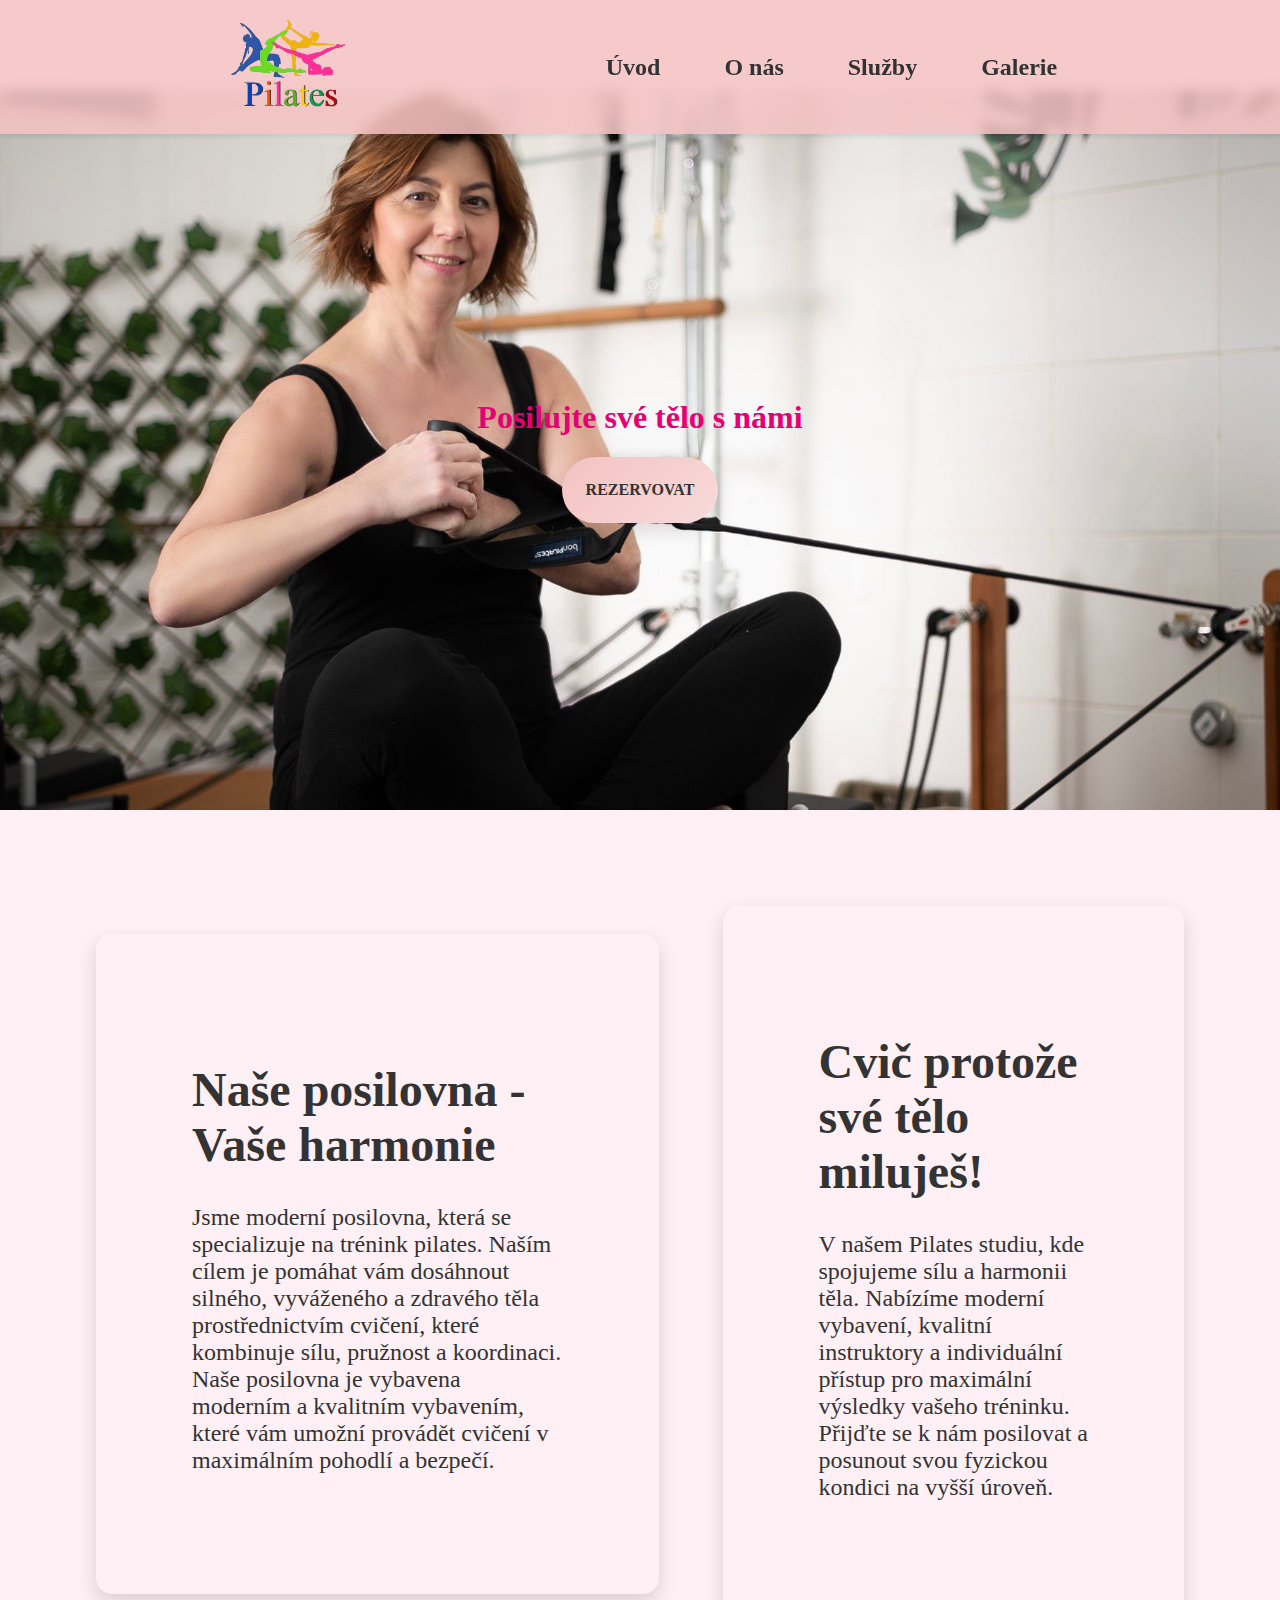
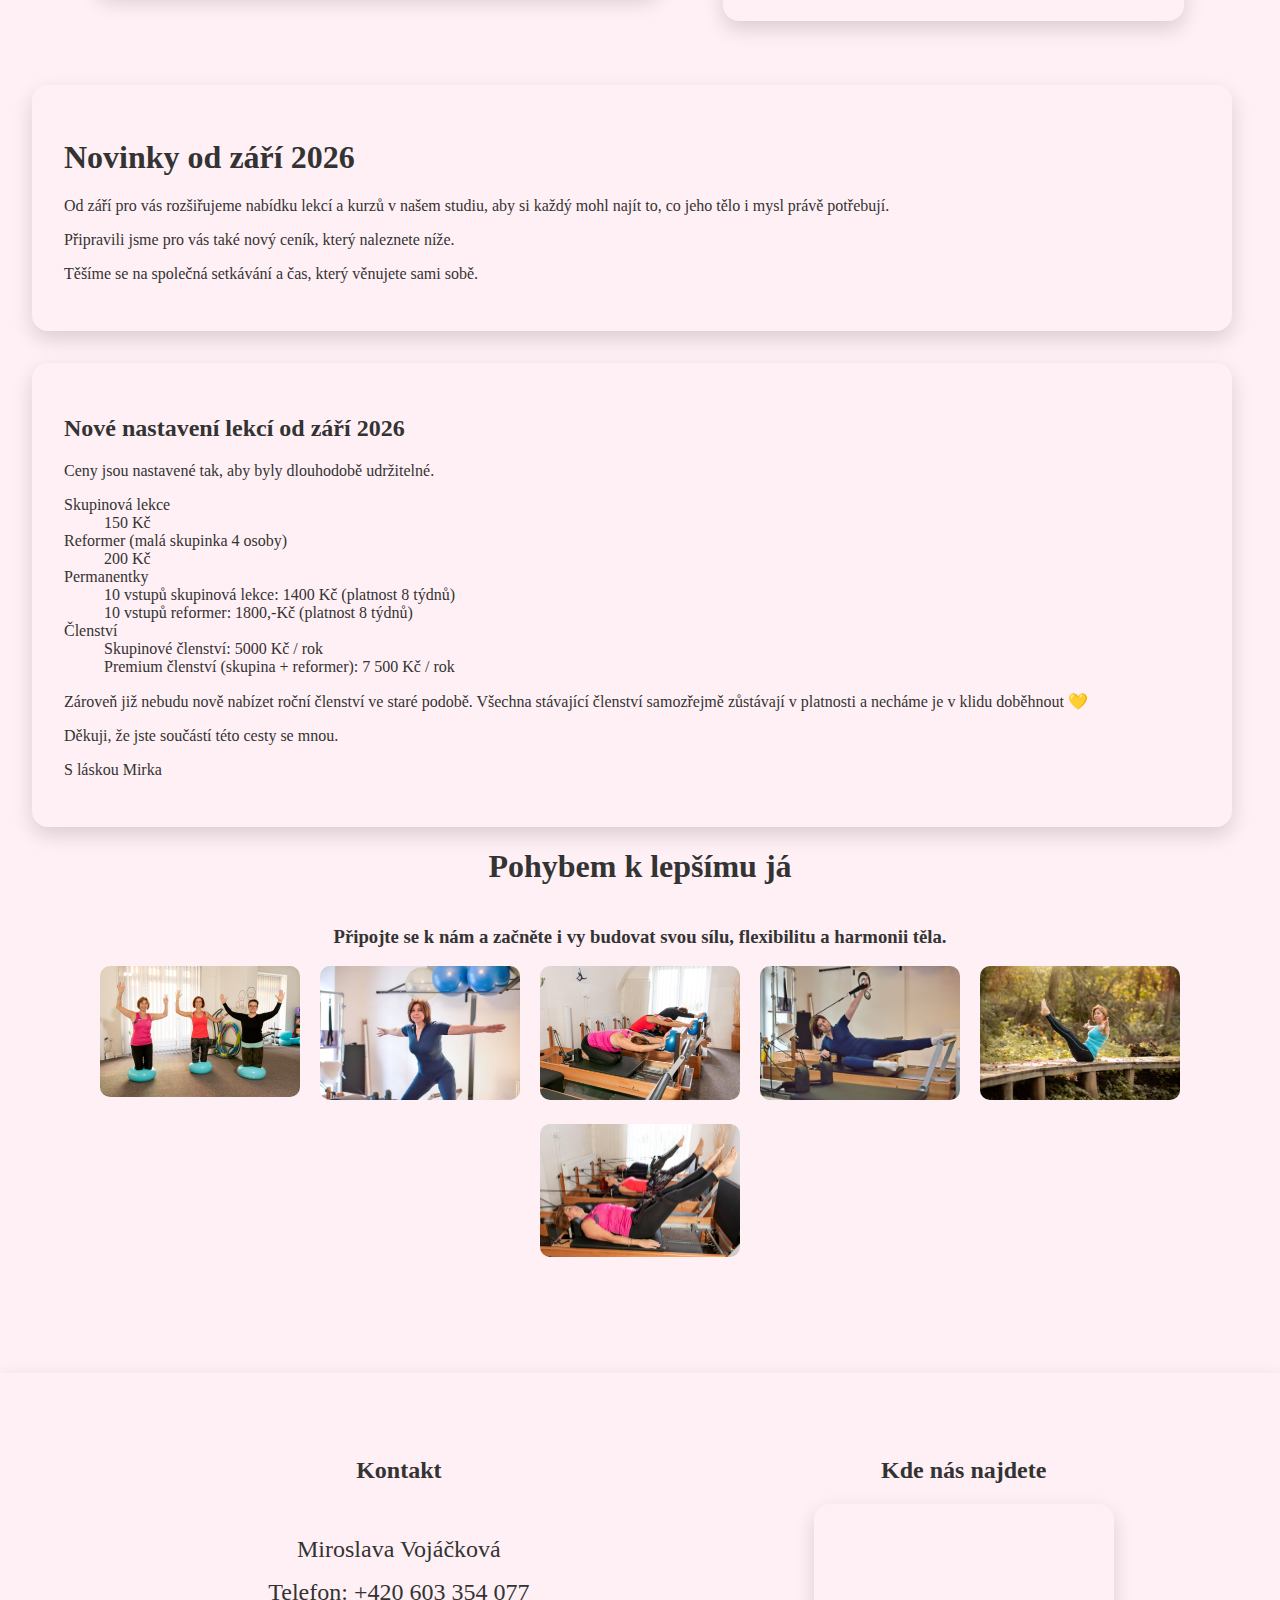
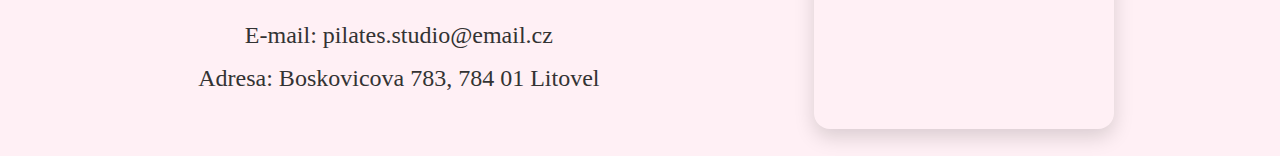
<file: index.html>
<!DOCTYPE html>
<html lang="en">
<head>
    <meta charset="UTF-8">
    <meta name="viewport" content="width=device-width, initial-scale=1.0">
    <title>Pilates studio</title>
    <link rel="stylesheet" href="style.css">
</head>
<body>
       <header class="header">
            <a href="index.html"><img src="images/logo.png" height="128" width="128"></a>

            <div class="header-right">
                <nav class="nav">
                    <a href="index.html">Úvod</a>
                    <a href="about.html">O nás</a>
                    <a href="service.html">Služby</a>
                    <a href="gallery.html">Galerie</a>
                </nav>

                <button class="burger" aria-label="Menu">
                    <svg width="30" height="30" viewBox="0 0 24 24">
                        <path d="M3 6h18M3 12h18M3 18h18" stroke="currentColor" stroke-width="2" stroke-linecap="round"/>
                    </svg>
                </button>
            </div>
        </header>

        <section class="uvod">
                <h1>Posilujte své tělo s námi</h1>
                <a href="https://mirka-vojackova.group.myfox.cz/group?shopId=clpjs2ycgciqv0783ytfl5uhe">REZERVOVAT</a>
        </section>

        <section class="zacatek">
            <div class="zacatek-container">
                <div class="zacatek-item">
                    <h1>Naše posilovna - Vaše harmonie</h1>
                    <p>Jsme moderní posilovna, která se specializuje na trénink pilates. Naším cílem je pomáhat vám dosáhnout silného, vyváženého a zdravého těla prostřednictvím cvičení, které kombinuje sílu, pružnost a koordinaci. Naše posilovna je vybavena moderním a kvalitním vybavením, které vám umožní provádět cvičení v maximálním pohodlí a bezpečí.</p>
                </div>
            
                <div class="zacatek-item">
                    <h1>Cvič protože své tělo miluješ!</h1>
                    <p>V našem Pilates studiu, kde spojujeme sílu a harmonii těla. Nabízíme moderní vybavení, kvalitní instruktory a individuální přístup pro maximální výsledky vašeho tréninku. Přijďte se k nám posilovat a posunout svou fyzickou kondici na vyšší úroveň.</p>
                </div>
            </div>

            <div class="aktuality">
                <div class="sluzby-container">
                    <h1>Novinky od září 2026</h1>
                    <p>Od září pro vás rozšiřujeme nabídku lekcí a kurzů v našem studiu, aby si každý mohl najít to, co jeho tělo i mysl právě potřebují.</p>
                    <p>Připravili jsme pro vás také nový ceník, který naleznete níže.</p>
                    <p>Těšíme se na společná setkávání a čas, který věnujete sami sobě.</p>
                </div>

                <div class="sluzby-container">
                    <h2>Nové nastavení lekcí od září 2026</h2>
                    <p>Ceny jsou nastavené tak, aby byly dlouhodobě udržitelné.</p>
                    <dl>
                        <dt>Skupinová lekce</dt>
                        <dd>150 Kč</dd>

                        <dt>Reformer (malá skupinka 4 osoby)</dt>
                        <dd>200 Kč</dd>

                        <dt>Permanentky</dt>
                        <dd>10 vstupů skupinová lekce: 1400 Kč (platnost 8 týdnů)</dd>
                        <dd>10 vstupů reformer: 1800,-Kč (platnost 8 týdnů)</dd>

                        <dt>Členství</dt>
                        <dd>Skupinové členství: 5000 Kč / rok</dd>
                        <dd>Premium členství (skupina + reformer): 7 500 Kč / rok</dd>

                    </dl>
                        <p>Zároveň již nebudu nově nabízet roční členství ve staré podobě. Všechna stávající členství samozřejmě zůstávají v platnosti a necháme je v klidu doběhnout 💛</p>
                        <p>Děkuji, že jste součástí této cesty se mnou.</p>
                        <p>S láskou Mirka</p>
                    </div>
                </div>
            
            <div class="gallery">
                <h1>Pohybem k lepšímu já</h1>
                <h3>Připojte se k nám a začněte i vy budovat svou sílu, flexibilitu a harmonii těla. </h3>
                <div class="gallery-container">

                    <div class="gallery-item">
                        <img src="images/fotka1.JPEG">
                    </div>

                    <div class="gallery-item">
                        <img src="images/fotka2.JPEG">
                    </div>

                    <div class="gallery-item">
                        <img src="images/fotka3.JPEG">
                    </div>

                    <div class="gallery-item">
                        <img src="images/fotka4.JPEG">
                    </div>

                    <div class="gallery-item">
                        <img src="images/fotka6.JPEG">
                    </div>

                    <div class="gallery-item">
                        <img src="images/fotka7.JPEG">
                    </div>

                </div>
        </section>

        <footer>
            <div class="footer">
                <div class="footer-container">
                    <h2>Kontakt</h2>
                    <ul class="kontakt-seznam">
                        <li>Miroslava Vojáčková</li>
                        <li>Telefon: +420 603 354 077</li>
                        <li>E-mail: pilates.studio@email.cz</li>
                        <li>Adresa: Boskovicova 783, 784 01 Litovel</li>
                    </ul>
                </div>

                <div class="footer-container-map">
                    <h2>Kde nás najdete</h2>
                    <div class="map-wrapper">
                        <iframe src="https://www.google.com/maps/embed?pb=!1m18!1m12!1m3!1d2580.531238190561!2d17.071962076794524!3d49.700799741055846!2m3!1f0!2f0!3f0!3m2!1i1024!2i768!4f13.1!3m3!1m2!1s0x4712411fc47174fb%3A0x86d78051d3bceccd!2sBoskovicova%20783%2F7%2C%20784%2001%20Litovel!5e0!3m2!1scs!2scz!4v1767720724065!5m2!1scs!2scz" style="border:0;" allowfullscreen="" loading="lazy" referrerpolicy="no-referrer-when-downgrade"></iframe>                    
                    </div>        
                </div>
            </div>
        </footer>
<script src="script.js"></script>
</body>

</html>
</file>
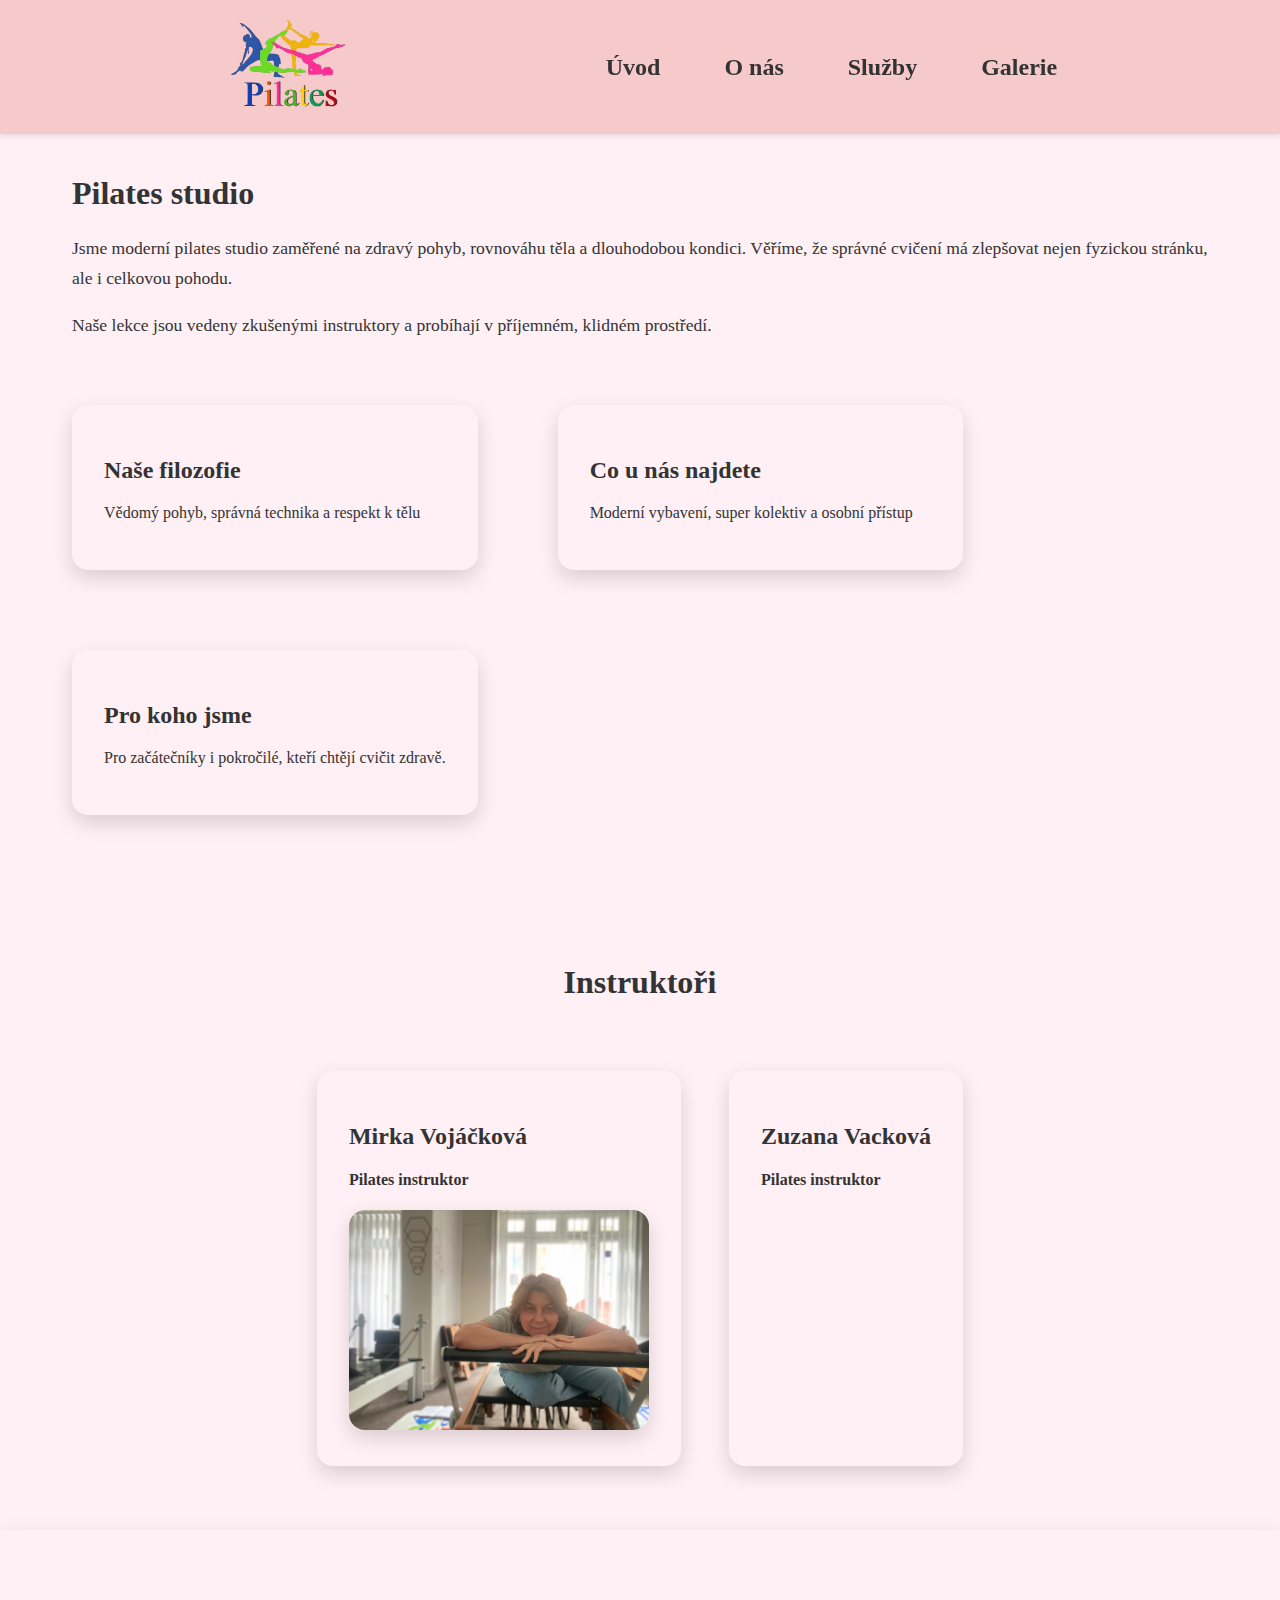
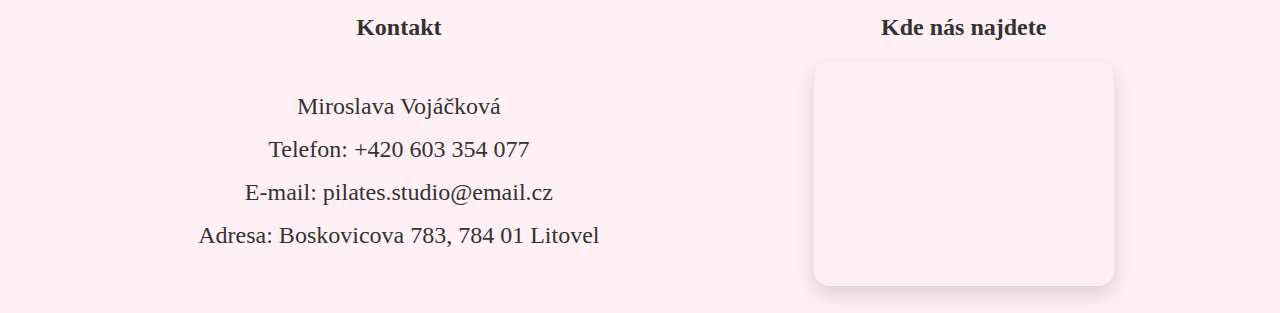
<file: about.html>
<!DOCTYPE html>
<html lang="en">
<head>
    <meta charset="UTF-8">
    <meta name="viewport" content="width=device-width, initial-scale=1.0">
    <title>Pilates studio</title>
    <link rel="stylesheet" href="style.css">
</head>
<body>
       <header class="header">
            <a href="index.html"><img src="images/logo.png" height="128" width="128"></a>

            <div class="header-right">
                <nav class="nav">
                    <a href="index.html">Úvod</a>
                    <a href="about.html">O nás</a>
                    <a href="service.html">Služby</a>
                    <a href="gallery.html">Galerie</a>
                </nav>

                <button class="burger" aria-label="Menu">
                    <svg width="30" height="30" viewBox="0 0 24 24">
                        <path d="M3 6h18M3 12h18M3 18h18" stroke="currentColor" stroke-width="2" stroke-linecap="round"/>
                    </svg>
                </button>
            </div>
        </header>

        <section class="about">

            <div class="about-text">
                <h1>Pilates studio </h1>
                <p>Jsme moderní pilates studio zaměřené na zdravý pohyb, rovnováhu těla a dlouhodobou kondici. Věříme, že správné cvičení má zlepšovat nejen fyzickou stránku, ale i celkovou pohodu.</p>

                <p>Naše lekce jsou vedeny zkušenými instruktory a probíhají v příjemném,
                    klidném prostředí.
                </p>
            </div>

            <div class="about-containers">
                <div class="about-container">
                    <h2>Naše filozofie</h2>
                    <p>Vědomý pohyb, správná technika a respekt k tělu</p>
                </div>

                <div class="about-container">
                    <h2>Co u nás najdete</h2>
                    <p>Moderní vybavení, super kolektiv a osobní přístup</p>
                </div>

                <div class="about-container">
                    <h2>Pro koho jsme</h2>
                    <p>Pro začátečníky i pokročilé, kteří chtějí cvičit zdravě.</p>
                </div>
            </div>

        </section>

        <section class="instruktori">
            <h1>Instruktoři</h1>
            <div class="instruktori-container">
                <h2>Mirka Vojáčková</h2>
                <h4>Pilates instruktor</h4>
                <img src="images/mirka.JPEG" class="instruktori-fotky" width="300" height="220">
            </div>

            <div class="instruktori-container">
                <h2>Zuzana Vacková</h2>
                <h4>Pilates instruktor</h4>
                <img>
            </div>
        </section>

        <footer>
            <div class="footer">
                <div class="footer-container">
                    <h2>Kontakt</h2>
                    <ul class="kontakt-seznam">
                        <li>Miroslava Vojáčková</li>
                        <li>Telefon: +420 603 354 077</li>
                        <li>E-mail: pilates.studio@email.cz</li>
                        <li>Adresa: Boskovicova 783, 784 01 Litovel</li>
                    </ul>
                </div>

                <div class="footer-container-map">
                    <h2>Kde nás najdete</h2>
                    <div class="map-wrapper">
                        <iframe src="https://www.google.com/maps/embed?pb=!1m18!1m12!1m3!1d2580.531238190561!2d17.071962076794524!3d49.700799741055846!2m3!1f0!2f0!3f0!3m2!1i1024!2i768!4f13.1!3m3!1m2!1s0x4712411fc47174fb%3A0x86d78051d3bceccd!2sBoskovicova%20783%2F7%2C%20784%2001%20Litovel!5e0!3m2!1scs!2scz!4v1767720724065!5m2!1scs!2scz" style="border:0;" allowfullscreen="" loading="lazy" referrerpolicy="no-referrer-when-downgrade"></iframe>                    
                    </div>        
                </div>
            </div>
        </footer>




<script src="script.js"></script>
</body>
</html>
</file>
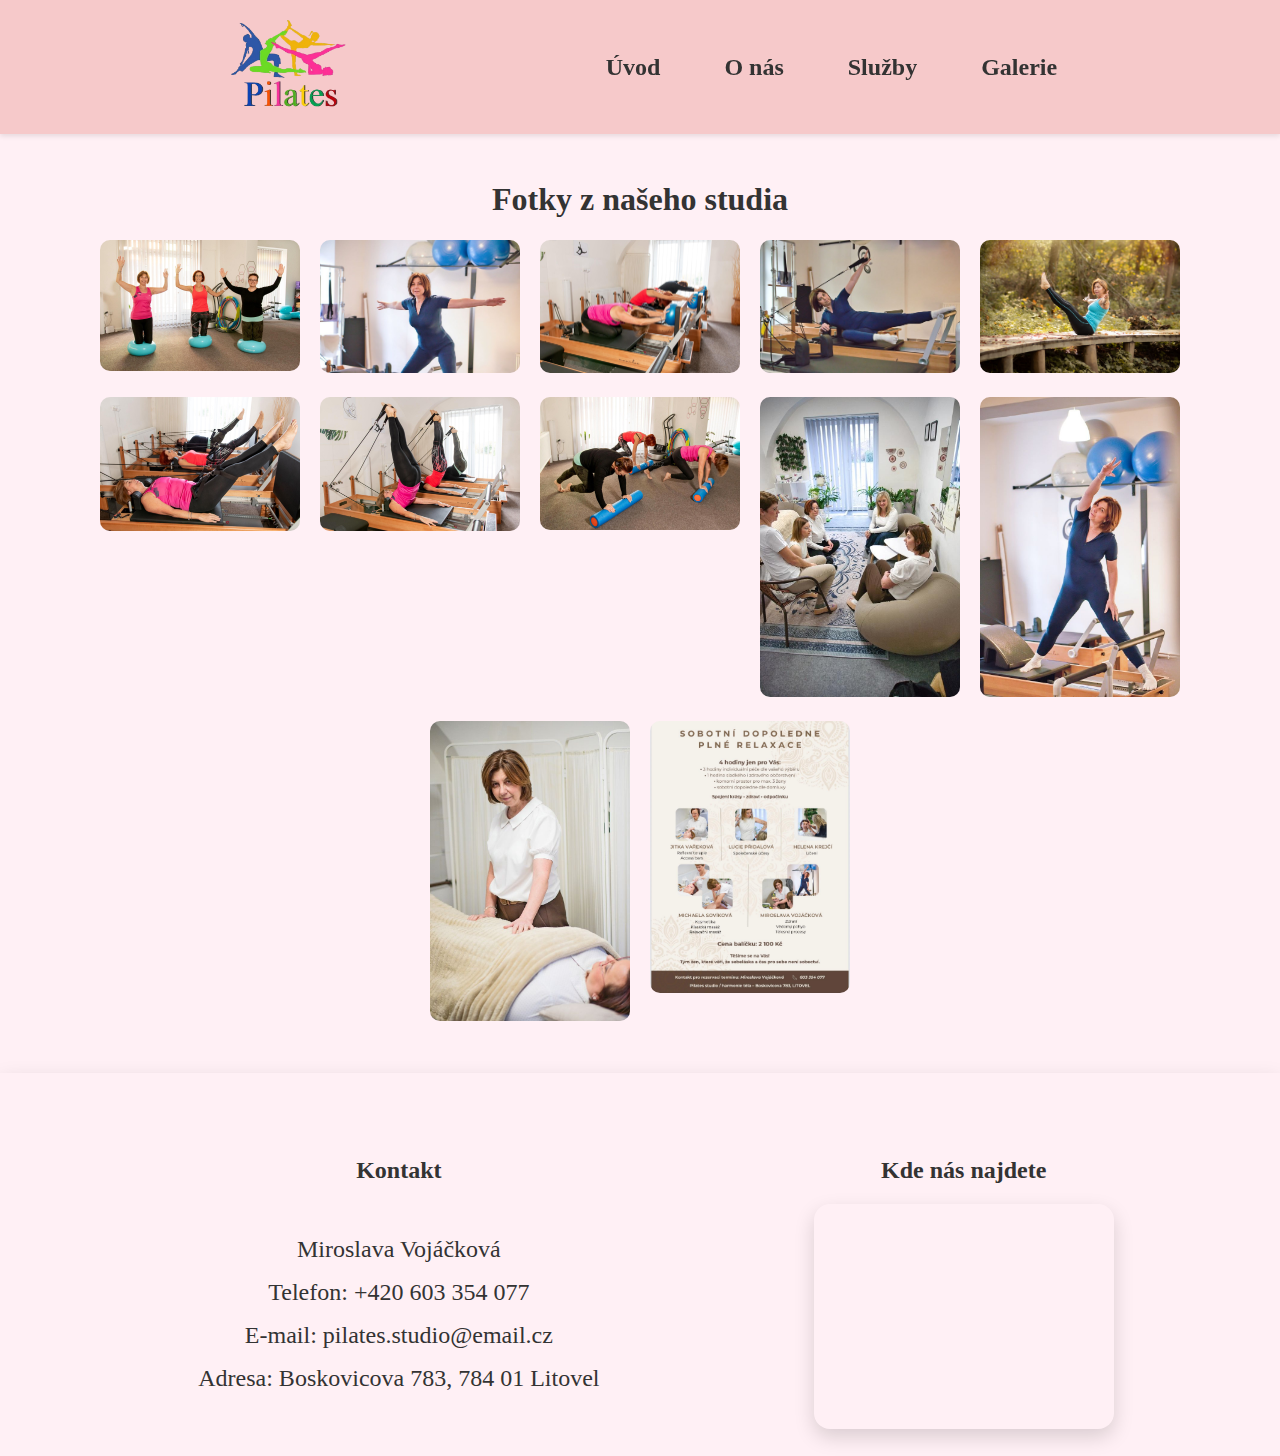
<file: gallery.html>
<!DOCTYPE html>
<html lang="en">
<head>
    <meta charset="UTF-8">
    <meta name="viewport" content="width=device-width, initial-scale=1.0">
    <title>Pilates studio</title>
    <link rel="stylesheet" href="style.css">
</head>
<body>
       <header class="header">
            <a href="index.html"><img src="images/logo.png" height="128" width="128"></a>

            <div class="header-right">
                <nav class="nav">
                    <a href="index.html">Úvod</a>
                    <a href="about.html">O nás</a>
                    <a href="service.html">Služby</a>
                    <a href="gallery.html">Galerie</a>
                </nav>

                <button class="burger" aria-label="Menu">
                    <svg width="30" height="30" viewBox="0 0 24 24">
                        <path d="M3 6h18M3 12h18M3 18h18" stroke="currentColor" stroke-width="2" stroke-linecap="round"/>
                    </svg>
                </button>
            </div>
        </header>

        <section class="galerie">
            <h1>Fotky z našeho studia</h1>
            <div class="gallery-container1">
                <div class="gallery-item">
                        <img src="images/fotka1.JPEG">
                    </div>

                    <div class="gallery-item">
                        <img src="images/fotka2.JPEG">
                    </div>

                    <div class="gallery-item">
                        <img src="images/fotka3.JPEG">
                    </div>

                    <div class="gallery-item">
                        <img src="images/fotka4.JPEG">
                    </div>

                    <div class="gallery-item">
                        <img src="images/fotka6.JPEG">
                    </div>

                    <div class="gallery-item">
                        <img src="images/fotka7.JPEG">
                    </div>

                    <div class="gallery-item">
                        <img src="images/fotka13.JPEG">
                    </div>

                    <div class="gallery-item">
                        <img src="images/fotka14.JPEG">
                    </div>

                    <div class="gallery-item">
                        <img src="images/fotka8.JPEG">
                    </div>

                    <div class="gallery-item">
                        <img src="images/fotka10.JPEG">
                    </div>

                    <div class="gallery-item">
                        <img src="images/fotka11.JPEG">
                    </div>

                    <div class="gallery-item">
                        <img src="images/plakat.JPEG">
                    </div>
            </div>
        </section>

        <footer>
            <div class="footer">
                <div class="footer-container">
                    <h2>Kontakt</h2>
                    <ul class="kontakt-seznam">
                        <li>Miroslava Vojáčková</li>
                        <li>Telefon: +420 603 354 077</li>
                        <li>E-mail: pilates.studio@email.cz</li>
                        <li>Adresa: Boskovicova 783, 784 01 Litovel</li>
                    </ul>
                </div>

                <div class="footer-container-map">
                    <h2>Kde nás najdete</h2>
                    <div class="map-wrapper">
                        <iframe src="https://www.google.com/maps/embed?pb=!1m18!1m12!1m3!1d2580.531238190561!2d17.071962076794524!3d49.700799741055846!2m3!1f0!2f0!3f0!3m2!1i1024!2i768!4f13.1!3m3!1m2!1s0x4712411fc47174fb%3A0x86d78051d3bceccd!2sBoskovicova%20783%2F7%2C%20784%2001%20Litovel!5e0!3m2!1scs!2scz!4v1767720724065!5m2!1scs!2scz" style="border:0;" allowfullscreen="" loading="lazy" referrerpolicy="no-referrer-when-downgrade"></iframe>                    
                    </div>        
                </div>
            </div>
        </footer>



<script src="script.js"></script>
</body>

</html>
</file>
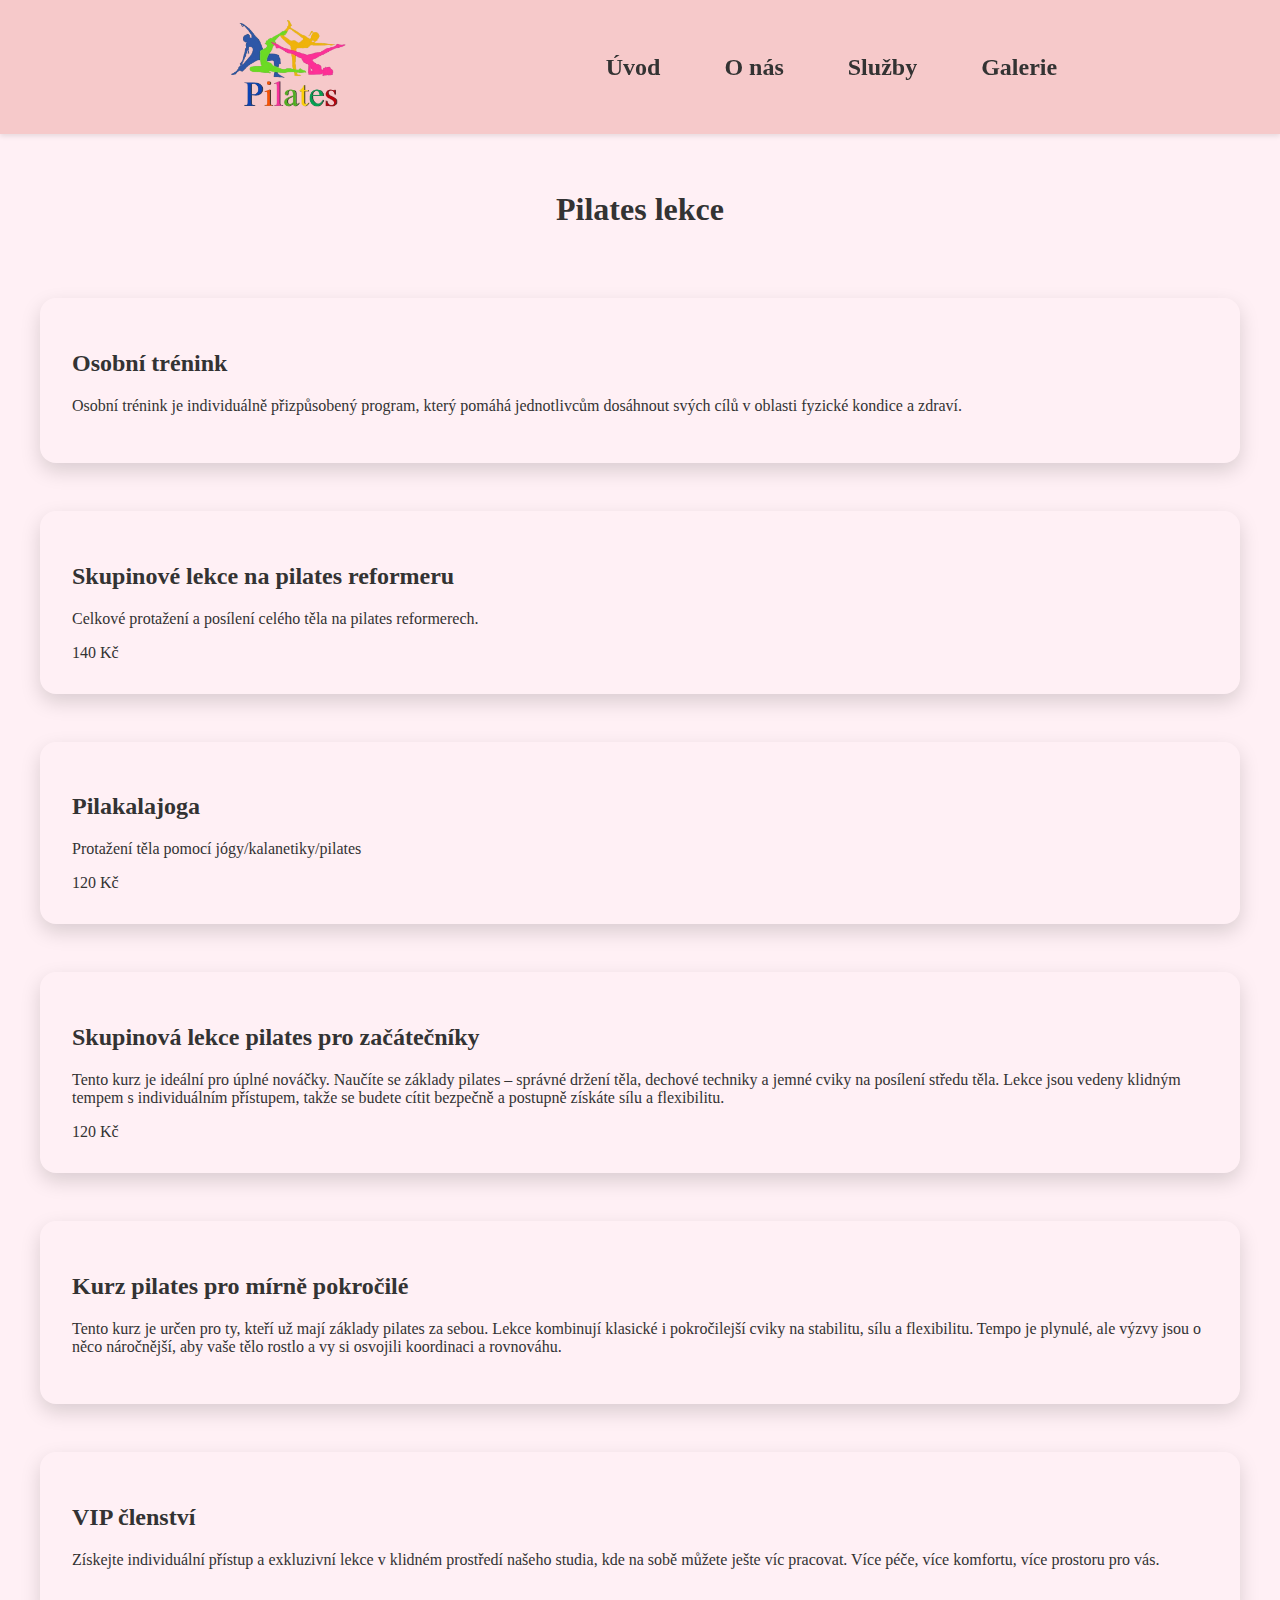
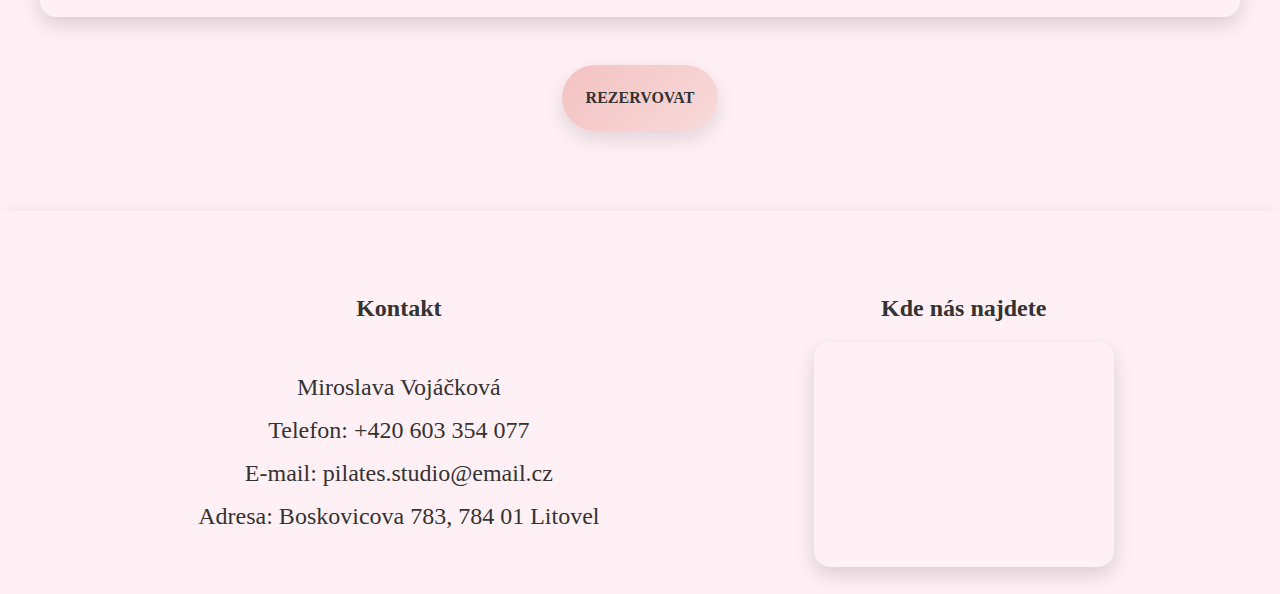
<file: service.html>
<!DOCTYPE html>
<html lang="en">
<head>
    <meta charset="UTF-8">
    <meta name="viewport" content="width=device-width, initial-scale=1.0">
    <title>Pilates studio</title>
    <link rel="stylesheet" href="style.css">
</head>
<body>
       <header class="header">
            <a href="index.html"><img src="images/logo.png" height="128" width="128"></a>

            <div class="header-right">
                <nav class="nav">
                    <a href="index.html">Úvod</a>
                    <a href="about.html">O nás</a>
                    <a href="service.html">Služby</a>
                    <a href="gallery.html">Galerie</a>
                </nav>

                <button class="burger" aria-label="Menu">
                    <svg width="30" height="30" viewBox="0 0 24 24">
                        <path d="M3 6h18M3 12h18M3 18h18" stroke="currentColor" stroke-width="2" stroke-linecap="round"/>
                    </svg>
                </button>
            </div>
        </header>

        <section class="sluzby">
            <h1>Pilates lekce</h1>
            <div class="sluzby-container">
                <h2>Osobní trénink</h2>
                <p>Osobní trénink je individuálně přizpůsobený program, který pomáhá jednotlivcům dosáhnout svých cílů v oblasti fyzické kondice a zdraví.</p>
            </div>

            <div class="sluzby-container">
                <h2>Skupinové lekce na pilates reformeru</h2>
                <p>Celkové protažení a posílení celého těla na pilates reformerech.</p>
                <label>140 Kč</label>
            </div>

            <div class="sluzby-container">
                <h2>Pilakalajoga</h2>
                <p>Protažení těla pomocí jógy/kalanetiky/pilates</p>
                <label>120 Kč</label>
            </div>

            <div class="sluzby-container">
                <h2>Skupinová lekce pilates pro začátečníky</h2>
                <p>Tento kurz je ideální pro úplné nováčky. Naučíte se základy pilates – správné držení těla, dechové techniky a jemné cviky na posílení středu těla. Lekce jsou vedeny klidným tempem s individuálním přístupem, takže se budete cítit bezpečně a postupně získáte sílu a flexibilitu.</p>
                <label>120 Kč</label>
            </div>

            <div class="sluzby-container">
                <h2>Kurz pilates pro mírně pokročilé</h2>
                <p>Tento kurz je určen pro ty, kteří už mají základy pilates za sebou. Lekce kombinují klasické i pokročilejší cviky na stabilitu, sílu a flexibilitu. Tempo je plynulé, ale výzvy jsou o něco náročnější, aby vaše tělo rostlo a vy si osvojili koordinaci a rovnováhu.</p>
            </div>

            <div class="sluzby-container">
                <h2>VIP členství</h2>
                <p>Získejte individuální přístup a exkluzivní lekce v klidném prostředí našeho studia, kde na sobě můžete ješte víc pracovat. Více péče, více komfortu, více prostoru pro vás.</p>
            </div>

            <a href="https://mirka-vojackova.group.myfox.cz/group?shopId=clpjs2ycgciqv0783ytfl5uhe">REZERVOVAT</a>
        </section>

        <footer>
            <div class="footer">
                <div class="footer-container">
                    <h2>Kontakt</h2>
                    <ul class="kontakt-seznam">
                        <li>Miroslava Vojáčková</li>
                        <li>Telefon: +420 603 354 077</li>
                        <li>E-mail: pilates.studio@email.cz</li>
                        <li>Adresa: Boskovicova 783, 784 01 Litovel</li>
                    </ul>
                </div>

                <div class="footer-container-map">
                    <h2>Kde nás najdete</h2>
                    <div class="map-wrapper">
                        <iframe src="https://www.google.com/maps/embed?pb=!1m18!1m12!1m3!1d2580.531238190561!2d17.071962076794524!3d49.700799741055846!2m3!1f0!2f0!3f0!3m2!1i1024!2i768!4f13.1!3m3!1m2!1s0x4712411fc47174fb%3A0x86d78051d3bceccd!2sBoskovicova%20783%2F7%2C%20784%2001%20Litovel!5e0!3m2!1scs!2scz!4v1767720724065!5m2!1scs!2scz" style="border:0;" allowfullscreen="" loading="lazy" referrerpolicy="no-referrer-when-downgrade"></iframe>                    
                    </div>        
                </div>
            </div>
        </footer>



<script src="script.js"></script>
</body>
</html>
</file>
<file: style.css>
:root{
    --barva: #F4C2C2;
    --barva2: #fff0f5;
    --barva-text: #333333;
    --barva-zvyrazneni: #e60073; 
}

*{
    box-sizing: border-box;
    -webkit-text-size-adjust: 100%;
} 

body{
    background-color: var(--barva2);
    color: var(--barva-text);
    padding-top: 90px;
    font-family: Georgia, serif;
    margin: 0;
}

.header {
  display: flex;
    gap: 4rem;
  align-items: center;
  padding: 0.1rem;
  background-color: var(--barva);
    justify-content: space-evenly;
    padding: 0 2rem;
    background: rgba(244, 194, 194, 0.85);
    backdrop-filter: blur(6px);
    box-shadow: 0 2px 5px rgba(0,0,0,0.1);
    z-index: 1000;  
    align-items: center;
    position: fixed;
    top: 0;
    left: 0;
    width: 100%
}

.header-right {
  display: flex;
  align-items: center;
  gap: 2rem;
}

nav{
  display: flex;
  gap: 4rem;
}

a{
    text-decoration: none;
    font-weight: bold;
    transition: all 0.3s;
    font-size: 1.5rem;
    display: inline-block;
}

a:hover{
    transform: scale(1.1);
    color: var(--barva-zvyrazneni);
}

.burger {
  display: none;
  font-size: 2rem;
  background: none;
  border: none;
  cursor: pointer;
  line-height: 1;
  padding: 0;
}

a, button {
  color: var(--barva-text);
  -webkit-tap-highlight-color: transparent;
  outline: none;
}

.uvod{
  background-image: url(images/uvodni1.JPEG);
  background-size: cover;
  background-position: center;
  width: 100%;
  aspect-ratio: 16/9;
  position: relative;
  display: flex;
  flex-direction: column;
  justify-content: center;
  align-items: center;
  text-align: center;
  color: var(--barva-zvyrazneni);
}

.uvod a{
  top: 40%;
  left: 65%;
  font-size: 1rem;
  background: linear-gradient(135deg, #f4c2c2, #f8dada);
  color: #333;
  padding: 1.5rem;
  font-weight: 600;
  border-radius: 999px;
  cursor: pointer;
  box-shadow: 0 8px 20px rgba(0,0,0,0.12);
  transition: transform 0.25s ease, box-shadow 0.25s ease;
}

.zacatek{
  display: flex;
  flex-direction: column;
  padding: 2rem;
  padding-bottom: 7rem;
}

.zacatek-container{
  display: flex;
  padding: 4rem;
  flex: 1;
  justify-content: center;
  align-items: center;
  font-size: 1.5rem;
  gap: 4rem;
}

.zacatek-item{
  padding: 6rem;
  gap: 3rem;
  border-radius: 16px;
  box-shadow: 0 8px 20px rgba(0,0,0,0.15);
}

.zacatek-item:hover{
  transform: translateY(-6px);
  box-shadow: 0 12px 30px rgba(0,0,0,0.2);
}

.gallery{
  display: flex;
  flex-direction: column;
  justify-content: center;
  align-items: center;
}

.gallery-container {
  display: flex;
  flex-wrap: wrap;
  gap: 20px;
  justify-content: center;
}

.gallery-item {
  width: 200px;
  text-align: center;
}

.gallery-item img {
  width: 100%;
  height: auto;
  border-radius: 10px;
  transition: transform 0.3s;
}

.gallery-item img:hover {
  transform: scale(1.05);
}

footer{
  padding-top: 3rem;
  box-shadow: 0 8px 20px rgba(0,0,0,0.15);
}

.footer{
  display: flex;
  justify-content: space-evenly;
  text-align: center;
}

.footer-container{
  padding: 1rem;
  margin: 0;
}

.footer-container-map{
  padding: 1rem;
  margin: 0;
}

.map-wrapper{
  width: 100%;
  max-width: 450px;
  height: auto;
  aspect-ratio: 4 / 3;
  border-radius: 16px;
  overflow: hidden;
  box-shadow: 0 8px 20px rgba(0,0,0,0.15);
  margin: 0 auto;
}

.map-wrapper iframe{
  width: 100%;
  height: 100%;
  border: 0;
  display: block;
}

.kontakt-seznam{
  list-style: none;
  padding: 2rem;
  margin: 1rem 0;
  font-size: 1.5rem;
  display: flex;
  flex-direction: column;
  gap: 1rem;
}

.about{
  padding-top: 70px;
}

.about{
  padding: 4rem 2rem;
}

.about{
  max-width: 1200px;
  margin: 0 auto;
  display: flex;
  flex-direction: column;
  gap: 3rem;
  align-items: flex-start;
}

.about-text{
  flex: 1;
}

.about-text h2{
  font-size: 2.5rem;
  margin-bottom: 1rem;
}

.about-text p{
  font-size: 1.1rem;
  line-height: 1.7;
  margin-bottom: 1rem;
}

.about-containers{
  display: grid;
  grid-template-columns: repeat(2, 1fr);
  gap: 5rem;
}

.about-container{
  padding: 2rem;
  border-radius: 16px;
  box-shadow: 0 8px 20px rgba(0,0,0,0.15);
}

.about-container:hover{
  transform: translateY(-6px);
  box-shadow: 0 12px 30px rgba(0,0,0,0.2);
}

.instruktori{
  display: grid;
  grid-template-columns: repeat(2, max-content);
  justify-content: center;
  gap: 3rem;
  padding: 4rem;
}

.instruktori h1{
  grid-column: 1 / -1;
  text-align: center;
}

.instruktori-container{
  max-width: 400px;
  justify-self: center;
  border-radius: 16px;
  box-shadow: 0 8px 20px rgba(0,0,0,0.15);
  padding: 2rem;
}

.instruktori-container:hover{
  transform: translateY(-6px);
  box-shadow: 0 12px 30px rgba(0,0,0,0.2);
}

.instruktori-fotky{
  border-radius: 16px;
  box-shadow: 0 8px 20px rgba(0,0,0,0.15);
}

.sluzby{
  padding-top: 70px;
  padding: 5rem;
}

.sluzby{
  display: flex;
  flex-direction: column;
  align-items: center;
  gap: 3rem;
}

.sluzby-container{
  width: 1200px;
  border-radius: 16px;
  box-shadow: 0 8px 20px rgba(0,0,0,0.15);
  padding: 2rem;
}

.sluzby-container:hover{
  transform: translateY(-6px);
  box-shadow: 0 12px 30px rgba(0,0,0,0.2);
}

.sluzby a{
  top: 40%;
  left: 65%;
  font-size: 3rem;
  background: linear-gradient(135deg, #f4c2c2, #f8dada);
  color: #333;
  padding: 1.5rem;
  font-size: 1rem;
  font-weight: 600;
  border-radius: 999px;
  cursor: pointer;
  box-shadow: 0 8px 20px rgba(0,0,0,0.12);
  transition: transform 0.25s ease, box-shadow 0.25s ease;
}

.galerie{
  padding-top: 70px;
  padding-bottom: 3rem;
  text-align: center;
}

.gallery-container1{
  display: flex;
  flex-wrap: wrap;
  gap: 20px;
  justify-content: center;
}

.aktuality{
    display: flex;
    flex-direction: column;
    gap: 2rem;
}

@media (max-width: 768px) {
  html, body {
    width: 100%;
    overflow-x: hidden;
  }

  .nav {
    display: none;
    flex-direction: column;
    background: var(--barva);
    position: absolute;
    top: 100%;
    left: 0;
    width: 100%;
    padding: 1rem;
    gap: 1rem;
  }

  .nav.active {
    display: flex;
  }

  .burger {
    display: block;
  }
    .burger svg {
    width: 35px;
    height: 35px;
  }

  .header {
    padding: 1rem;
    font-size: 0.9rem;
  }

  .header h1 {
    font-size: 1.2rem;
  }

  .burger {
    font-size: 1.5rem;
  }

  nav a {
    font-size: 1rem;
  }

  a, button {
  -webkit-tap-highlight-color: transparent;
}

  body{
    padding-top: 165px
}

  .zacatek{
    padding: 1rem 1rem 4rem 1rem;
  }

  .zacatek-container{
    flex-direction: column;
    padding: 0;
    padding-bottom: 2rem;
    gap: 2rem;
    font-size: 1rem;
    width: 100%;
  }

  .zacatek-item{
    width: 100%;
    padding: 2rem;
    margin: 0;
  }

  .zacatek-item h1{
    font-size: 1.5rem;
    text-align: center;
  }

  .zacatek-item p{
    font-size: 1rem;
    line-height: 1.7;
    text-align: left;
    letter-spacing: 0.01rem;
  }

  .sluzby{
    width: 100%;
    padding: 3rem 0;
  }

  .sluzby-container{
    width: 90%;
  }

  .footer{
    flex-direction: column;
    gap: 2rem;
    padding: 1.5rem;
    align-items: center;
    text-align: center;
  }

   .footer-container{
    width: 100%;
    text-align: center;
    padding: 0 10px;
    box-sizing: border-box;
  }

  .footer-container{
    width: 100%;
    text-align: center;
    padding: 0 10px;
    box-sizing: border-box;
  }

  .kontakt-seznam{
    padding: 0;
    margin: 0;
    font-size: 1rem;
    gap: 1rem;
  }

    .kontakt-seznam li {
    display: flex;
    flex-wrap: nowrap;
    white-space: nowrap;
    font-size: 0.85rem;
    width: 100%;
    justify-content: center;
  }

    .kontakt-seznam li a {
        font-size: 0.9rem;
        color: var(--barva-zvyrazneni)
    }
    
  .map-wrapper{
    width: 100%;
    max-width: 100%;
    height: 300px;
    margin-top: 1.5rem;
  }

  .footer h2{
    font-size: 1.4rem;
    margin-bottom: 0.5rem;
  }

  .about-containers{
    grid-template-columns: 1fr;
    gap: 1.5rem;
  }

  .instruktori{
    grid-template-columns: 1fr;
    gap: 1.5rem;
    max-width: 100%;
    padding: 1rem;
  }

  .instruktori-container{
    max-width: 240px;
  }

  .instruktori-container img{
    max-width: 100%;
    height: auto;
  }

  .uvod{
    font-size: 0.6rem;
  }

  .uvod a{
    font-size: 0.6rem;
    padding: 0.8rem;
  }
}

@media (max-width: 1024px) {

  html, body{
    width: 100%;
  }
  
  .zacatek-container{
    gap: 2rem;
    padding: 2rem;
    font-size: 1.2rem;
  }

  .zacatek-item{
    padding: 2rem;
  }

  .instruktori{
    grid-template-columns: repeat(2, 1fr);
    padding: 2rem;
    gap: 2rem;
  }

  .instruktori-container{
    max-width: none;
  }

  .gallery-item{
    width: 160px;
  }

  .footer{
    gap: 2rem;
    padding: 2rem;
  }

  .map-wrapper{
    max-width: 350px;
  }

  .sluzby{
    width: 100%;
    padding: 3rem 0;
  }

  .sluzby-container{
    width: 90%;
  }

  .footer{
    width: 100%;
  }

  .footer-container{
    width: 50%;
    text-align: left;
  }

.footer{
    width: 100%;
  }

  .footer-container h2{
    text-align: center;
  }

  .nav {
    display: none;
    flex-direction: column;
    background: var(--barva);
    position: absolute;
    top: 100%;
    left: 0;
    width: 100%;
    padding: 1rem;
    gap: 1rem;
  }

  .nav.active {
    display: flex;
  }

  .burger {
    display: block;
  }
    .burger svg {
    width: 35px;
    height: 35px;
  }

  .header {
    padding: 1rem;
    font-size: 0.9rem;
  }

  .header h1 {
    font-size: 1.2rem;
  }

  .burger {
    font-size: 1.5rem;
  }

  nav a {
    font-size: 1rem;
  }

  a, button {
  -webkit-tap-highlight-color: transparent;
}

  body{
    padding-top: 165px
}

}
</file>
